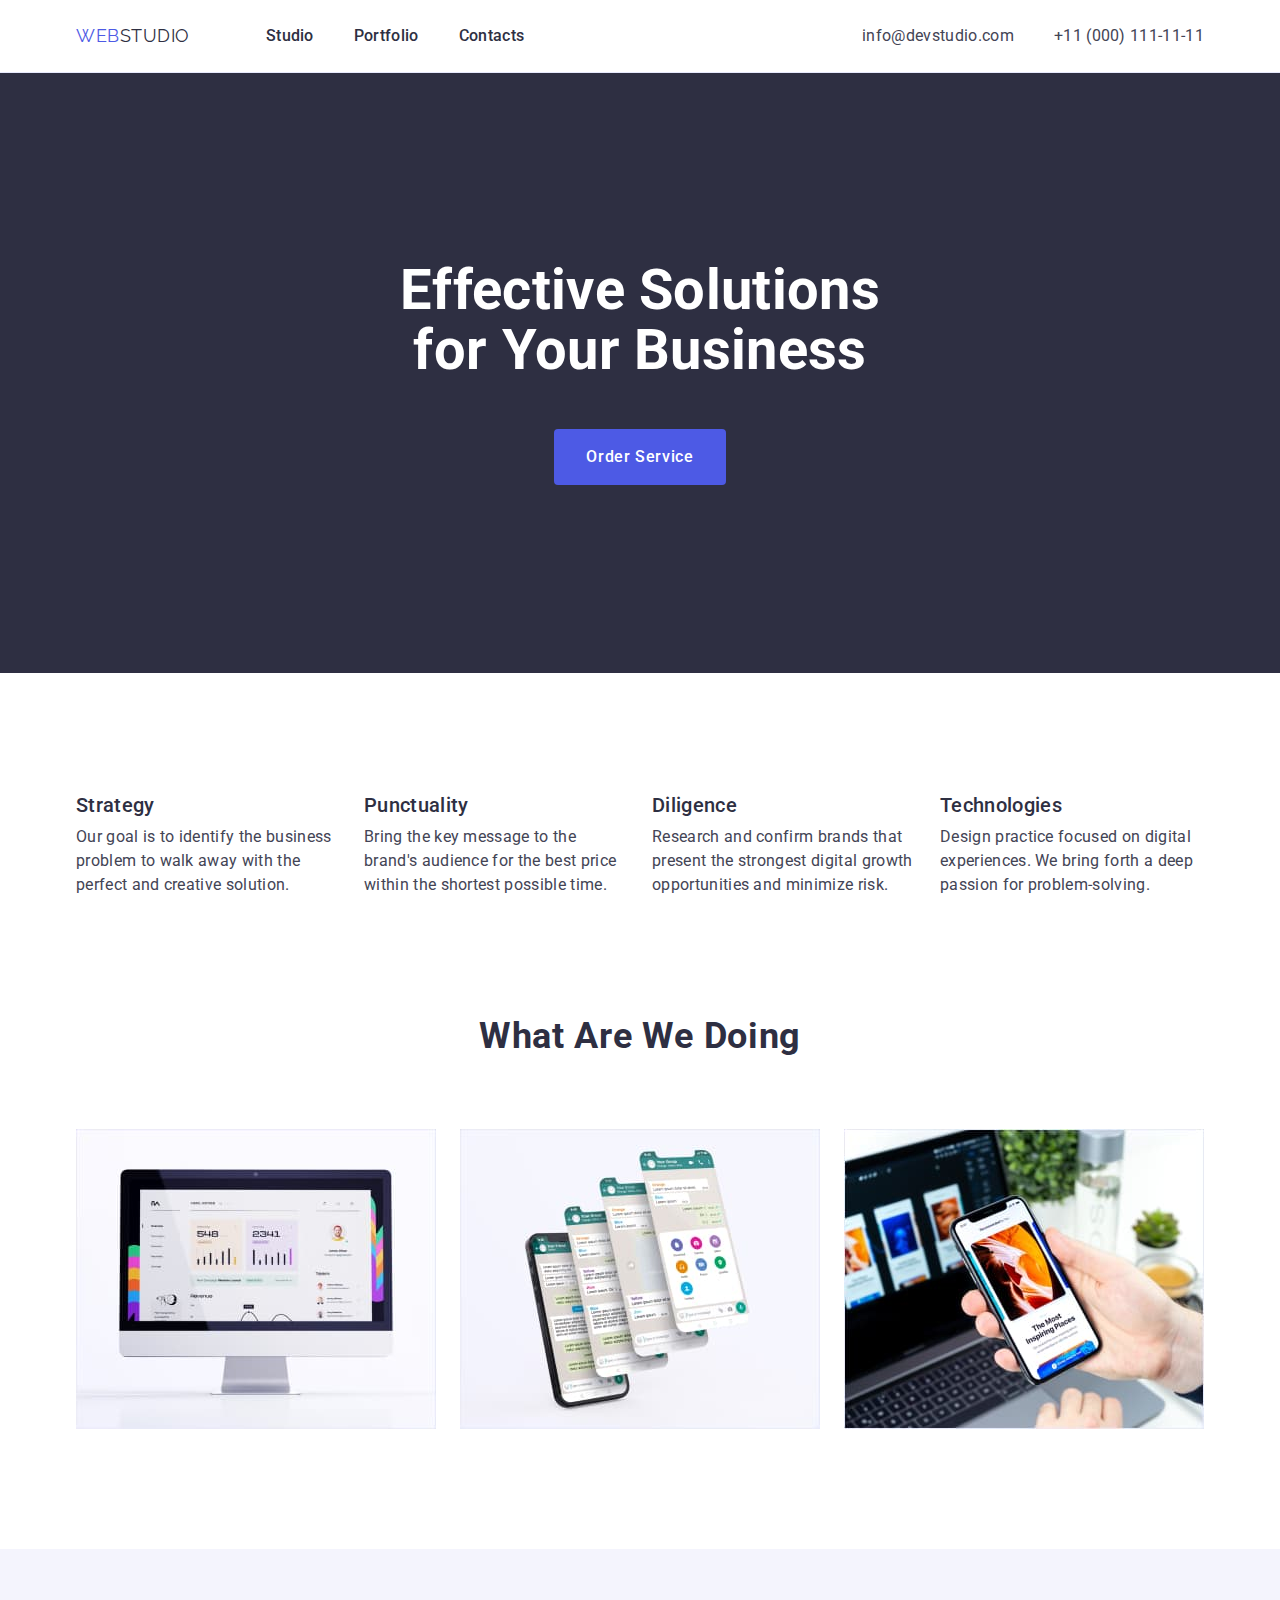
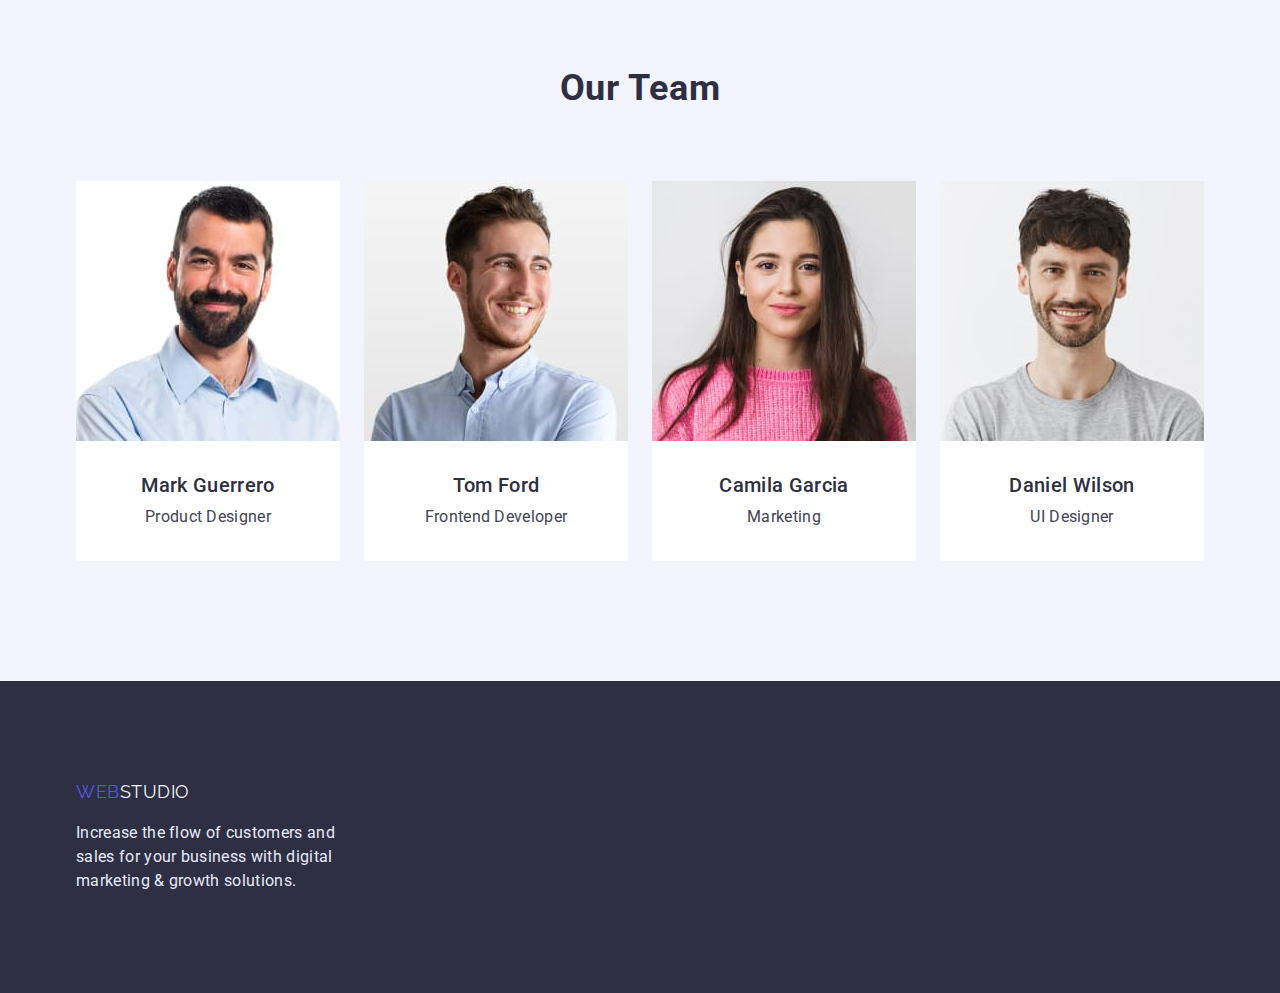
<file: index.html>
<!DOCTYPE html>
<html lang="en">
  <head>
    <meta charset="UTF-8" />
    <meta http-equiv="X-UA-Compatible" content="IE=edge" />
    <meta name="viewport" content="width=device-width, initial-scale=1.0" />
    <link rel="preconnect" href="https://fonts.googleapis.com" />
    <link rel="preconnect" href="https://fonts.gstatic.com" crossorigin />
    <link
      href="https://fonts.googleapis.com/css2?family=Raleway:wght@800&family=Roboto:wght@400;500;700;900&display=swap"
      rel="stylesheet"
    />
    <link
      rel="stylesheet"
      href="https://cdn.jsdelivr.net/npm/modern-normalize@1.1.0/modern-normalize.min.css"
    />
    <title>Document</title>
    <link rel="stylesheet" href="./css/styles.css" />
  </head>
  <body>
    <!-- HEADER -->
    <header class="main-header section">
      <div class="container">
        <nav class="nav-header">
          <a href="" class="logo"><span class="web-logo">WEB</span>STUDIO</a>
          <ul class="menu list">
            <li class="menu-item"><a href="#" class="link">Studio</a></li>
            <li class="menu-item">
              <a href="./portfolio.html" class="link">Portfolio</a>
            </li>
            <li class="menu-item"><a href="" class="link">Contacts</a></li>
          </ul>

          <ul class="contact list">
            <li class="menu-item">
              <a href="mailto:info@devstudio.com" class="link"
                >info@devstudio.com</a
              >
            </li>
            <li class="menu-item">
              <a href="tel:+110001111111" class="link">+11 (000) 111-11-11</a>
            </li>
          </ul>
        </nav>
      </div>
    </header>

    <!-- MAIN -->
    <main>
      <!-- HERO -->
      <section class="bgc hero-section">
        <div class="container">
          <h1 class="hero-title">Effective Solutions for Your Business</h1>
          <button type="button" class="button-order button">
            Order Service
          </button>
        </div>
      </section>

      <!-- Advantages -->
      <section class="section">
        <div class="container">
          <h2 hidden>Advantages</h2>
          <ul class="advantages list">
            <li class="advantages-item">
              <h3 class="list-header">Strategy</h3>
              <p class="list-text">
                Our goal is to identify the business problem to walk away with
                the perfect and creative solution.
              </p>
            </li>
            <li class="advantages-item">
              <h3 class="list-header">Punctuality</h3>
              <p class="list-text">
                Bring the key message to the brand's audience for the best price
                within the shortest possible time.
              </p>
            </li>
            <li class="advantages-item">
              <h3 class="list-header">Diligence</h3>
              <p class="list-text">
                Research and confirm brands that present the strongest digital
                growth opportunities and minimize risk.
              </p>
            </li>
            <li class="advantages-item">
              <h3 class="list-header">Technologies</h3>
              <p class="list-text">
                Design practice focused on digital experiences. We bring forth a
                deep passion for problem-solving.
              </p>
            </li>
          </ul>
        </div>
      </section>

      <!-- Work Exapmles -->
      <section class="examples-section section">
        <div class="container">
          <h2 class="section-header">What are we doing</h2>
          <ul class="examples-list list">
            <li>
              <img
                src="./images/imac.jpg"
                alt="iMac with graphs"
                width="360"
                height="300"
                class="no-gap"
              />
            </li>
            <li>
              <img
                src="./images/app-layers.jpg"
                alt="mobile app with layers"
                width="360"
                height="300"
                class="no-gap"
              />
            </li>
            <li>
              <img
                src="./images//handy.jpg"
                alt="mobile phone in hand against a notebook"
                width="360"
                height="300"
                class="no-gap"
              />
            </li>
          </ul>
        </div>
      </section>

      <!-- Our team -->
      <section class="team-section section">
        <div class="container">
          <h2 class="section-header">Our Team</h2>
          <ul class="team-list list">
            <li class="team-member-card">
              <img
                src="./images/mark-guerrero.jpg"
                alt="Mark Guerrero's picture"
                width="264"
                height="260"
                class="no-gap"
              />
              <div class="team-member-details">
                <h3 class="list-header">Mark Guerrero</h3>
                <p class="list-text">Product Designer</p>
              </div>
            </li>
            <li class="team-member-card">
              <img
                src="./images/tom-ford.jpg"
                alt="Tom Ford's picture"
                width="264"
                height="260"
                class="no-gap"
              />
              <div class="team-member-details">
                <h3 class="list-header">Tom Ford</h3>
                <p class="list-text">Frontend Developer</p>
              </div>
            </li>
            <li class="team-member-card">
              <img
                src="./images/camila-garcia.jpg"
                alt="Camila Garcia's picture"
                width="264"
                height="260"
                class="no-gap"
              />
              <div class="team-member-details">
                <h3 class="list-header">Camila Garcia</h3>
                <p class="list-text">Marketing</p>
              </div>
            </li>
            <li class="team-member-card">
              <img
                src="./images/daniel-wilson.jpg"
                alt="Daniel Wilson's picture"
                width="264"
                height="260"
                class="no-gap"
              />
              <div class="team-member-details">
                <h3 class="list-header">Daniel Wilson</h3>
                <p class="list-text">UI Designer</p>
              </div>
            </li>
          </ul>
        </div>
      </section>
    </main>

    <!-- FOOTER -->
    <footer class="bgc footer-section">
      <div class="container">
        <div class="footer">
          <a href="#" class="logo footer-logo"
            ><span class="web-logo">WEB</span>STUDIO</a
          >
          <p class="footer-text">
            Increase the flow of customers and sales for your business with
            digital marketing & growth solutions.
          </p>
        </div>
      </div>
    </footer>
  </body>
</html>
</file>
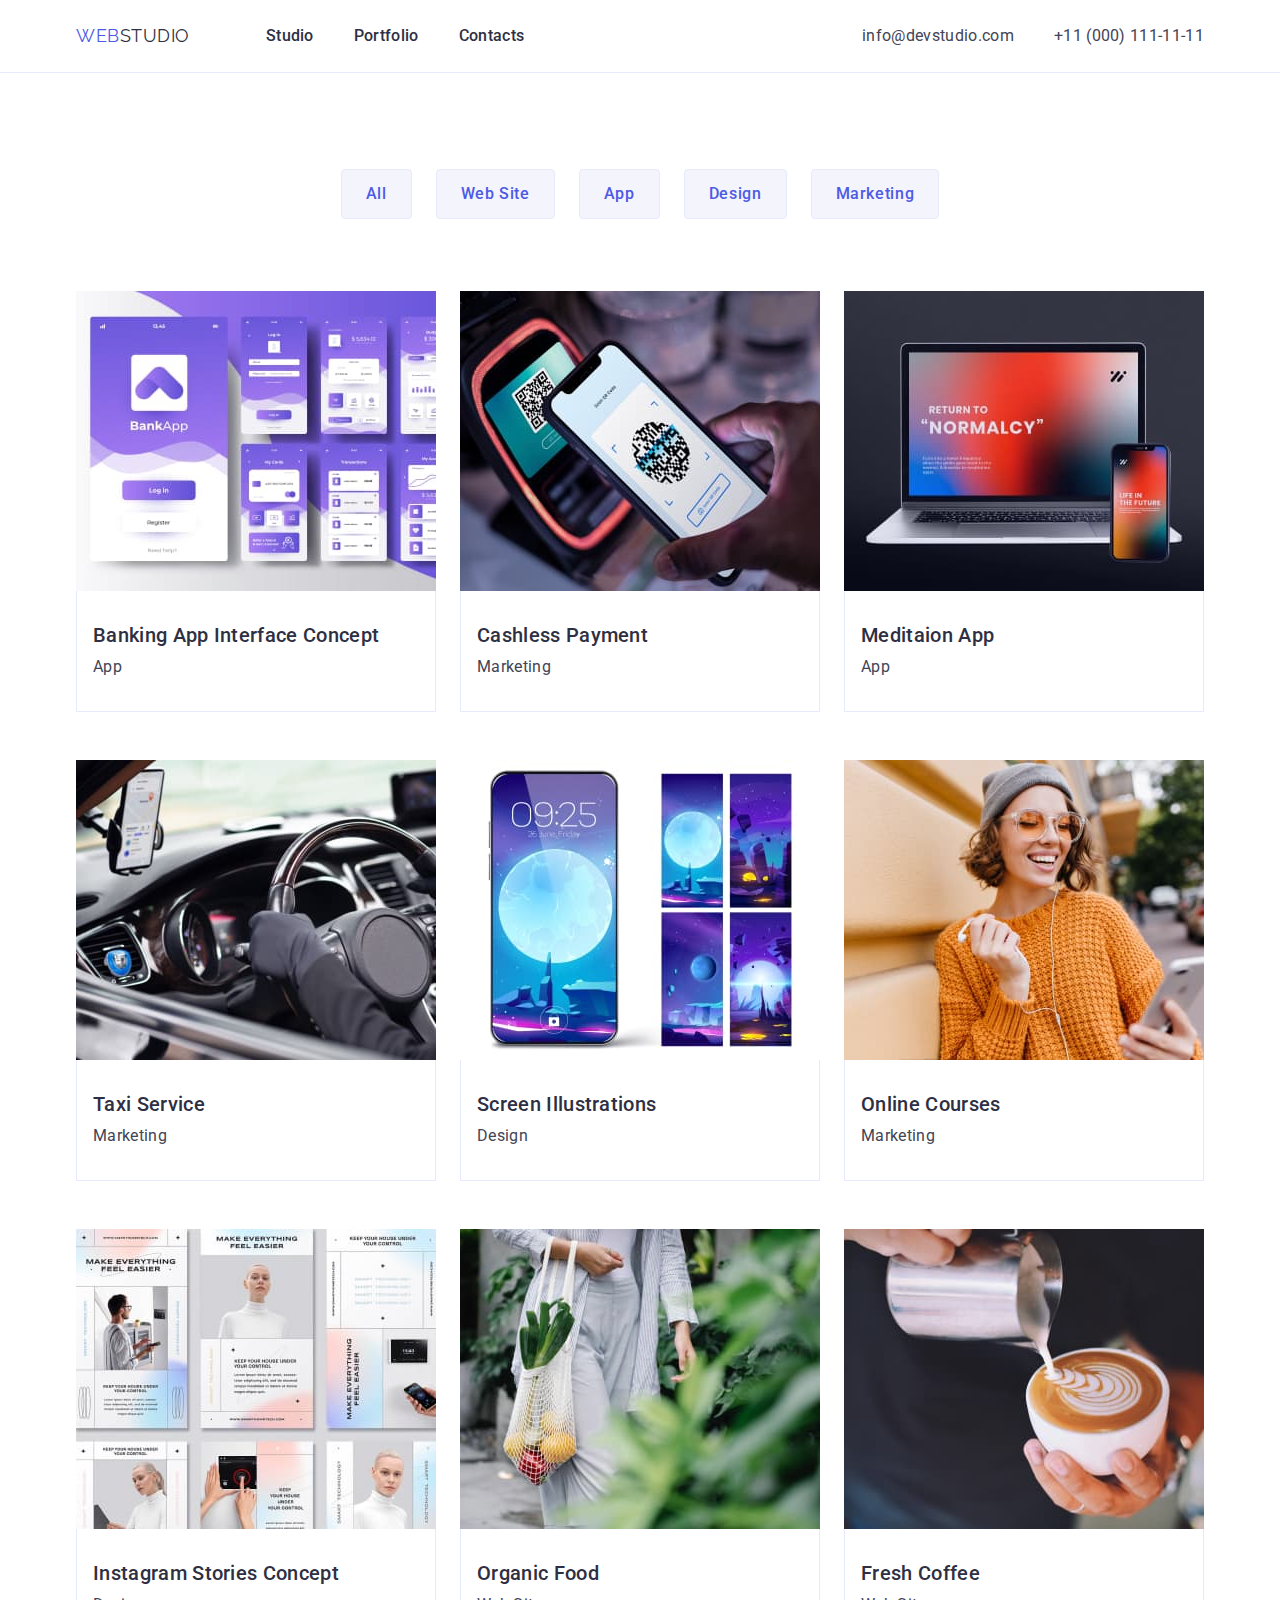
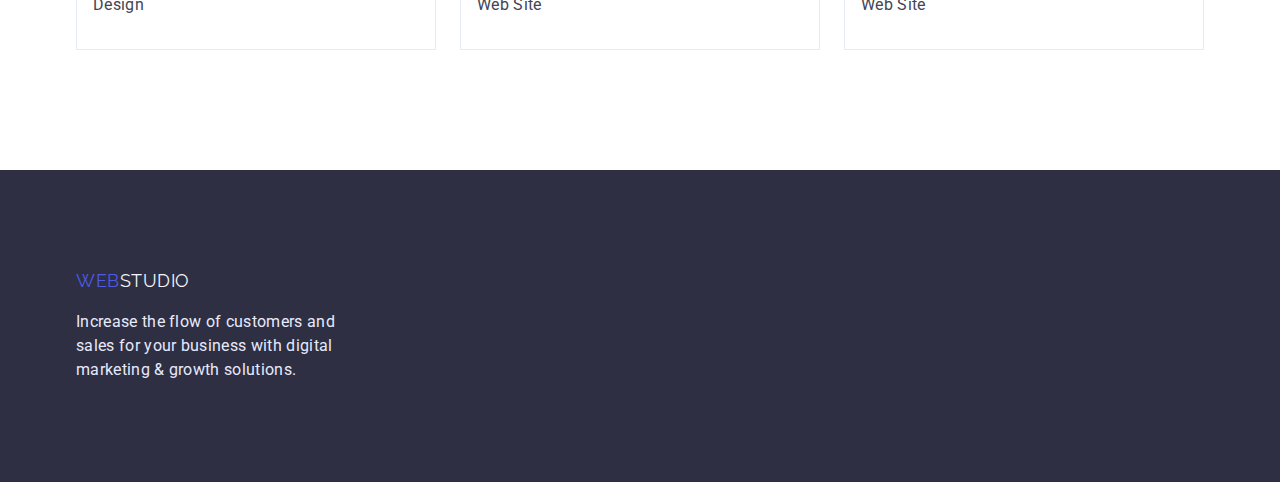
<file: portfolio.html>
<!DOCTYPE html>
<html lang="en">
  <head>
    <meta charset="UTF-8" />
    <meta http-equiv="X-UA-Compatible" content="IE=edge" />
    <meta name="viewport" content="width=device-width, initial-scale=1.0" />
    <link rel="preconnect" href="https://fonts.googleapis.com" />
    <link rel="preconnect" href="https://fonts.gstatic.com" crossorigin />
    <link
      href="https://fonts.googleapis.com/css2?family=Raleway:wght@800&family=Roboto:wght@400;500;700;900&display=swap"
      rel="stylesheet"
    />
    <link
      rel="stylesheet"
      href="https://cdn.jsdelivr.net/npm/modern-normalize@1.1.0/modern-normalize.min.css"
    />
    <title>Document</title>
    <link rel="stylesheet" href="./css/styles.css" />
  </head>
  <body>
    <!-- HEADER -->
    <header class="main-header section">
      <div class="container">
        <nav class="nav-header">
          <a href="" class="logo"><span class="web-logo">WEB</span>STUDIO</a>
          <ul class="menu list">
            <li class="menu-item">
              <a href="./index.html" class="link">Studio</a>
            </li>
            <li class="menu-item">
              <a href="#" class="link">Portfolio</a>
            </li>
            <li class="menu-item"><a href="" class="link">Contacts</a></li>
          </ul>

          <ul class="contact list">
            <li class="menu-item">
              <a href="mailto:info@devstudio.com" class="link"
                >info@devstudio.com</a
              >
            </li>
            <li class="menu-item">
              <a href="tel:+110001111111" class="link">+11 (000) 111-11-11</a>
            </li>
          </ul>
        </nav>
      </div>
    </header>

    <!-- MAIN -->
    <main>
      <section>
        <h1 hidden>Projects</h1>

        <!-- Radio Buttons -->
        <!-- <div>
          <input
            type="radio"
            id="projectChoice1"
            name="project"
            value="all"
            checked
          />
          <label for="projectChoice1">All</label>
          <input
            type="radio"
            id="projectChoice2"
            name="project"
            value="webSite"
          />
          <label for="projectChoice2">Web Site</label>
          <input type="radio" id="projectChoice3" name="project" value="app" />
          <label for="projectChoice3">App</label>
          <input
            type="radio"
            id="projectChoice4"
            name="project"
            value="design"
          />
          <label for="projectChoice4">Design</label>
          <input
            type="radio"
            id="projectChoice5"
            name="project"
            value="marketing"
          />
          <label for="projectChoice5">Marketing</label>
        </div> -->

        <ul class="filter-btn-list list">
          <li class="filter-btn-item">
            <button type="button" class="filter-button button">All</button>
          </li>
          <li class="filter-btn-item">
            <button type="button" class="filter-button button">Web Site</button>
          </li>
          <li class="filter-btn-item">
            <button type="button" class="filter-button button">App</button>
          </li>
          <li class="filter-btn-item">
            <button type="button" class="filter-button button">Design</button>
          </li>
          <li class="filter-btn-item">
            <button type="button" class="filter-button button">
              Marketing
            </button>
          </li>
        </ul>

        <!-- Projects Portfolio List -->
        <div class="container">
          <ul class="projects list">
            <li class="project-item">
              <a href="" class="link"
                ><img
                  src="./images/banking-app.jpg"
                  alt="app screenshots"
                  width="360"
                  height="300"
                  class="no-gap"
                />
                <div class="project-footnote">
                  <h2 class="list-header">Banking App Interface Concept</h2>
                  <p class="list-text">App</p>
                </div>
              </a>
            </li>
            <li class="project-item">
              <a href="" class="link"
                ><img
                  src="./images/cashless-payment.jpg"
                  alt="payment with mobile phone"
                  width="360"
                  height="300"
                  class="no-gap"
                />
                <div class="project-footnote">
                  <h2 class="list-header">Cashless Payment</h2>
                  <p class="list-text">Marketing</p>
                </div>
              </a>
            </li>
            <li class="project-item">
              <a href="" class="link"
                ><img
                  src="./images/meditation-app.jpg"
                  alt="notebook and phone"
                  width="360"
                  height="300"
                  class="no-gap"
                />
                <div class="project-footnote">
                  <h2 class="list-header">Meditaion App</h2>
                  <p class="list-text">App</p>
                </div>
              </a>
            </li>
            <li class="project-item">
              <a href="" class="link"
                ><img
                  src="./images/taxi-service.jpg"
                  alt="car steering wheel"
                  width="360"
                  height="300"
                  class="no-gap"
                />
                <div class="project-footnote">
                  <h2 class="list-header">Taxi Service</h2>
                  <p class="list-text">Marketing</p>
                </div>
              </a>
            </li>
            <li class="project-item">
              <a href="" class="link"
                ><img
                  src="./images/screen-illustrations.jpg"
                  alt="mobile app screenshots"
                  width="360"
                  height="300"
                  class="no-gap"
                />
                <div class="project-footnote">
                  <h2 class="list-header">Screen Illustrations</h2>
                  <p class="list-text">Design</p>
                </div>
              </a>
            </li>
            <li class="project-item">
              <a href="" class="link"
                ><img
                  src="./images/online-courses.jpg"
                  alt="a smiling lady with a handy"
                  width="360"
                  height="300"
                  class="no-gap"
                />
                <div class="project-footnote">
                  <h2 class="list-header">Online Courses</h2>
                  <p class="list-text">Marketing</p>
                </div>
              </a>
            </li>
            <li class="project-item">
              <a href="" class="link"
                ><img
                  src="./images/instagram-stories.jpg"
                  alt="instagram stories screenshots"
                  width="360"
                  height="300"
                  class="no-gap"
                />
                <div class="project-footnote">
                  <h2 class="list-header">Instagram Stories Concept</h2>
                  <p class="list-text">Design</p>
                </div>
              </a>
            </li>
            <li class="project-item">
              <a href="" class="link"
                ><img
                  src="./images/organic-food.jpg"
                  alt="a human carrying a bag of vegetables"
                  width="360"
                  height="300"
                  class="no-gap"
                />
                <div class="project-footnote">
                  <h2 class="list-header">Organic Food</h2>
                  <p class="list-text">Web Site</p>
                </div>
              </a>
            </li>
            <li class="project-item">
              <a href="" class="link"
                ><img
                  src="./images/fresh-coffee.jpg"
                  alt="a cup of coffee with a milk jar"
                  width="360"
                  height="300"
                  class="no-gap"
                />
                <div class="project-footnote">
                  <h2 class="list-header">Fresh Coffee</h2>
                  <p class="list-text">Web Site</p>
                </div>
              </a>
            </li>
          </ul>
        </div>
      </section>
    </main>

    <!-- FOOTER -->
    <footer class="bgc footer-section">
      <div class="container">
        <div class="footer">
          <a href="#" class="logo footer-logo"
            ><span class="web-logo">WEB</span>STUDIO</a
          >
          <p class="footer-text">
            Increase the flow of customers and sales for your business with
            digital marketing & growth solutions.
          </p>
        </div>
      </div>
    </footer>
  </body>
</html>
</file>
<file: css/styles.css>
:root {
    --navy-blue-color: #2E2F42;
    --slate-color: #434455;
    --white-color: #FFFFFF;
    --iris-color: #4D5AE5;
    --cloud-color: #F4F4FD;
    --ocean-color: #404BBF;
    --cornflower-color: #E7E9FC;
}

h1, h2, h3, h4, h5, h6, p {
    margin: 0;
    padding: 0;
}

body {
    font-family: 'Roboto', sans-serif;
    color: var(--slate-color);
    font-size: 16px;
    line-height: 1.5;
    letter-spacing: 0.02em;
}

/* ========= Components ========= */
.container {
    width: 1158px;
    margin-left: auto;
    margin-right: auto;
    padding-left: 15px;
    padding-right: 15px;
    text-align: center;

    /* outline: 2px solid tomato; */
}

.section {
    padding-bottom: 120px;
    padding-top: 120px;
}

.list {
    padding: 0;
    margin: 0;

    list-style: none;
}

.bgc {
    background-color: var(--navy-blue-color);
}

.section-header {
    font-weight: 700;
    font-size: 36px;
    line-height: 1.11;
    letter-spacing: 0.02em;
    text-align: center;
    text-transform: capitalize;

    margin-bottom: 72px;

    color: var(--navy-blue-color);
}

.list-header {
    margin-bottom: 8px;

    font-weight: 500;
    font-size: 20px;
    line-height: 1.2;

    color: var(--navy-blue-color);
}

.list-text {
    color: var(--slate-color);
}

.button {
    font-family: 'Roboto', sans-serif;
    font-weight: 500;
    font-size: 16px;
    line-height: 1.5;
    align-items: center;
    letter-spacing: 0.04em;

    cursor: pointer;
}

.button:hover,
.button:focus {
    background-color: var(--ocean-color);
}

.filter-button {
    padding: 12px 24px;
    border: 1px solid var(--cornflower-color);
    border-radius: 4px;

    background-color: var(--cloud-color);
    color: var(--iris-color);
}

.filter-button:hover,
.filter-button:focus {
    color: var(--white-color);
}

/* ========= Logo ========= */
.logo {
    margin-right: 76px;

    font-family: 'Raleway', sans-serif;
    color: var(--navy-blue-color);
    font-size: 18px;
    line-height: 1.33;
    letter-spacing: 0.03em;
    text-decoration: none;
}

.web-logo {
    color: var(--iris-color);
}

/* ========= Header ========= */
.main-header {
    padding-top: 0;
    padding-bottom: 0;
    border-bottom: 1px solid var(--cornflower-color);
}

.nav-header {
    display: flex;
    box-sizing: border-box;
    padding-top: 24px;
    padding-bottom: 24px;
}

.menu {
    display: flex;
}

.menu-item:not(:last-of-type) {
    margin-right: 40px;
}

.contact {
    display: flex;
    margin-left: auto;
}

.menu .link {
    color: var(--navy-blue-color);
    font-weight: 500;
    text-decoration: none;
}

.contact .link {
    color: var(--slate-color);
    text-decoration: none;
}

.menu .link:hover,
.menu .link:focus,
.contact .link:hover,
.contact .link:focus {
    color: var(--ocean-color);
}

/* ========= Hero ========= */
.hero-section {
    padding-top: 188px;
    padding-bottom: 188px;
}

.hero-title {
    width: 494px;
    margin-left: auto;
    margin-right: auto;
    margin-bottom: 48px;

    color: var(--white-color);
    font-weight: 700;
    font-size: 56px;
    line-height: 1.071;
    text-align: center;
    /* letter-spacing: 0.02em; */
}

.button-order {
    padding: 16px 32px;
    border: 0;
    border-radius: 4px;

    background-color: var(--iris-color);
    color: var(--white-color);
}

/* ========= Advantages ========= */
.advantages {
    display: flex;
    text-align: left;
}

.advantages-item {
    width: 264px;
}

.advantages-item:not(:last-of-type) {
    margin-right: 24px;
}

/* ========= Work Examples ========= */
.examples-section {
    padding-top: 0;
}
.examples-list {
    display: flex;
    justify-content: space-between;
}

.no-gap {
    display: block;
}

/* ========= Our Team ========= */
.team-section {
    background-color: var(--cloud-color);
}

.team-member-card {
    background-color: var(--white-color);
}

.team-list {
    display: flex;
    justify-content: space-between;
}

.team-member-details {
    padding-top: 32px;
    padding-bottom: 32px;
}

/* ========= Footer ========= */
.footer-section {
    padding-left: 15px;
    padding-right: 15px;
    padding-top: 100px;
    padding-bottom: 100px;
}

.footer {
    width: 264px;

    text-align: left;
}

.footer-logo {
    line-height: 1.17;
    color: var(--cloud-color);
}

.footer-text {
    margin-top: 16px;
    /* letter-spacing: 0.02em; */

    color: var(--cornflower-color);
}

/* ========= Portfolio ========= */
.projects .link {
    text-decoration: none;
}

.filter-btn-list {
    display: flex;
    justify-content: center;
    margin-top: 96px;
    margin-bottom: 72px;
    margin-left: auto;
    margin-right: auto;
}

.filter-btn-item:not(:last-child) {
    margin-right: 24px;
}

.projects {
    display: flex;
    flex-wrap: wrap;
    margin-bottom: 120px;
}

.project-footnote {
    text-align: left;
    padding-top: 32px;
    padding-bottom: 32px;
    padding-left: 16px;
    border-left: 1px solid var(--cornflower-color);
    border-bottom: 1px solid var(--cornflower-color);
    border-right: 1px solid var(--cornflower-color);
}

.project-item:not(:nth-child(3n)) {
    margin-right: 24px;
}

.project-item:not(:nth-last-child(-n + 3)) {
    margin-bottom: 48px;
}
</file>
